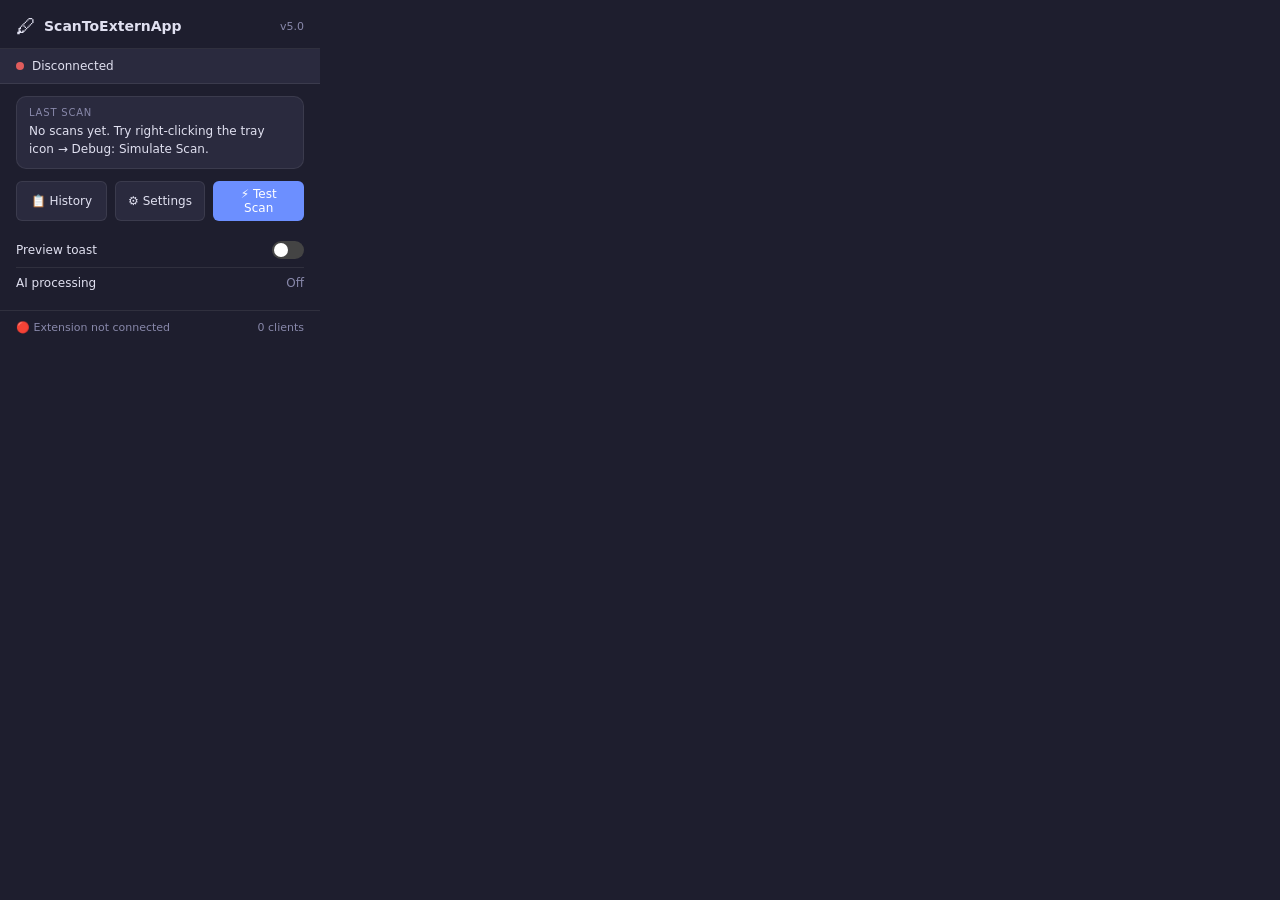
<file: windows/src/index.html>
<!DOCTYPE html>
<html lang="en">
<head>
  <meta charset="UTF-8">
  <meta name="viewport" content="width=device-width, initial-scale=1.0">
  <title>ScanToExternApp</title>
  <link rel="stylesheet" href="styles.css">
  <style>
    body { background: var(--bg); width: 320px; min-height: 480px; }

    .header {
      display: flex; align-items: center; gap: 8px;
      padding: 14px 16px 10px;
      border-bottom: 1px solid var(--border);
    }
    .header .logo { font-size: 20px; }
    .header h1   { font-size: 14px; font-weight: 600; }
    .header .version { font-size: 11px; color: var(--text-muted); margin-left: auto; }

    .status-row {
      display: flex; align-items: center; gap: 8px;
      padding: 10px 16px;
      background: var(--bg2);
      border-bottom: 1px solid var(--border);
    }
    .status-label { font-size: 12px; }
    .device-name  { font-size: 11px; color: var(--text-muted); margin-left: auto; }

    .last-scan {
      margin: 12px 16px 0;
      padding: 10px 12px;
      background: var(--bg2);
      border: 1px solid var(--border);
      border-radius: var(--radius);
    }
    .last-scan .label {
      font-size: 10px; text-transform: uppercase;
      letter-spacing: .08em; color: var(--text-muted);
      margin-bottom: 4px;
    }
    .last-scan .text {
      font-size: 12px; line-height: 1.5;
      max-height: 54px; overflow: hidden;
      color: var(--text);
    }

    .actions {
      display: flex; gap: 8px;
      padding: 12px 16px;
    }
    .actions .btn { flex: 1; justify-content: center; font-size: 12px; }

    .settings-row {
      padding: 0 16px 12px;
    }
    .settings-row label {
      display: flex; align-items: center; justify-content: space-between;
      padding: 8px 0;
      border-bottom: 1px solid var(--border);
      font-size: 12px;
    }
    .settings-row label:last-child { border-bottom: none; }

    /* Toggle switch */
    .toggle { position: relative; width: 32px; height: 18px; }
    .toggle input { opacity: 0; width: 0; height: 0; }
    .slider-pill {
      position: absolute; cursor: pointer; inset: 0;
      background: #444; border-radius: 18px; transition: .2s;
    }
    .slider-pill::before {
      content: ""; position: absolute;
      width: 14px; height: 14px; left: 2px; bottom: 2px;
      background: #fff; border-radius: 50%; transition: .2s;
    }
    input:checked + .slider-pill { background: var(--accent); }
    input:checked + .slider-pill::before { transform: translateX(14px); }

    .footer {
      padding: 10px 16px;
      border-top: 1px solid var(--border);
      display: flex; justify-content: space-between;
      align-items: center;
    }
    .footer .ext-status { font-size: 11px; color: var(--text-muted); }
  </style>
</head>
<body>
  <div class="header">
    <span class="logo">🖊</span>
    <h1>ScanToExternApp</h1>
    <span class="version">v5.0</span>
  </div>

  <div class="status-row">
    <span class="dot disconnected" id="statusDot"></span>
    <span class="status-label" id="statusLabel">Disconnected</span>
    <span class="device-name" id="deviceName"></span>
  </div>

  <div class="last-scan">
    <div class="label">Last Scan</div>
    <div class="text" id="lastScan">No scans yet. Try right-clicking the tray icon → Debug: Simulate Scan.</div>
  </div>

  <div class="actions">
    <button class="btn" onclick="openHistory()">📋 History</button>
    <button class="btn" onclick="openSettings()">⚙ Settings</button>
    <button class="btn primary" onclick="simulateScan()">⚡ Test Scan</button>
  </div>

  <div class="settings-row">
    <label>
      Preview toast
      <label class="toggle">
        <input type="checkbox" id="previewToggle" onchange="togglePreview(this.checked)">
        <span class="slider-pill"></span>
      </label>
    </label>
    <label>
      AI processing
      <span class="muted" id="aiLabel">Off</span>
    </label>
  </div>

  <div class="footer">
    <span class="ext-status" id="extStatus">🔴 Extension not connected</span>
    <span class="muted" style="font-size:11px" id="wsCount">0 clients</span>
  </div>

  <script>
    const { invoke, event } = window.__TAURI__;

    let settings = {};

    async function init() {
      const [status, s] = await Promise.all([
        invoke('get_status'),
        invoke('get_settings'),
      ]);
      settings = s;
      renderStatus(status);
      renderSettings(s);
    }

    function renderStatus(status) {
      const dot = document.getElementById('statusDot');
      const label = document.getElementById('statusLabel');
      const device = document.getElementById('deviceName');

      dot.className = 'dot ' + (status.connected ? 'connected' : 'disconnected');
      label.textContent = status.connected
        ? `Connected (${status.source})`
        : 'Disconnected';
      device.textContent = status.device_name;
    }

    function renderSettings(s) {
      document.getElementById('previewToggle').checked = s.preview_enabled;
      document.getElementById('aiLabel').textContent = {
        'off': 'Off', 'correct': 'Auto-correct', 'translate': 'Translate',
        'summarize': 'Summarize', 'custom': 'Custom',
      }[s.ai_mode] || s.ai_mode;
    }

    async function togglePreview(val) {
      settings.preview_enabled = val;
      await invoke('save_settings', { newSettings: settings });
    }

    async function simulateScan() {
      await invoke('simulate_scan');
    }

    function openHistory()  { invoke('open_window', { label: 'history'  }).catch(() => {}); }
    function openSettings() { invoke('open_window', { label: 'settings' }).catch(() => {}); }

    // Listen for incoming scans
    event.listen('last-scan', (e) => {
      const el = document.getElementById('lastScan');
      el.textContent = e.payload.length > 120
        ? e.payload.slice(0, 120) + '…'
        : e.payload;
    });

    // Listen for connection state changes
    event.listen('connection-changed', (e) => renderStatus(e.payload));

    init();
  </script>
</body>
</html>
</file>
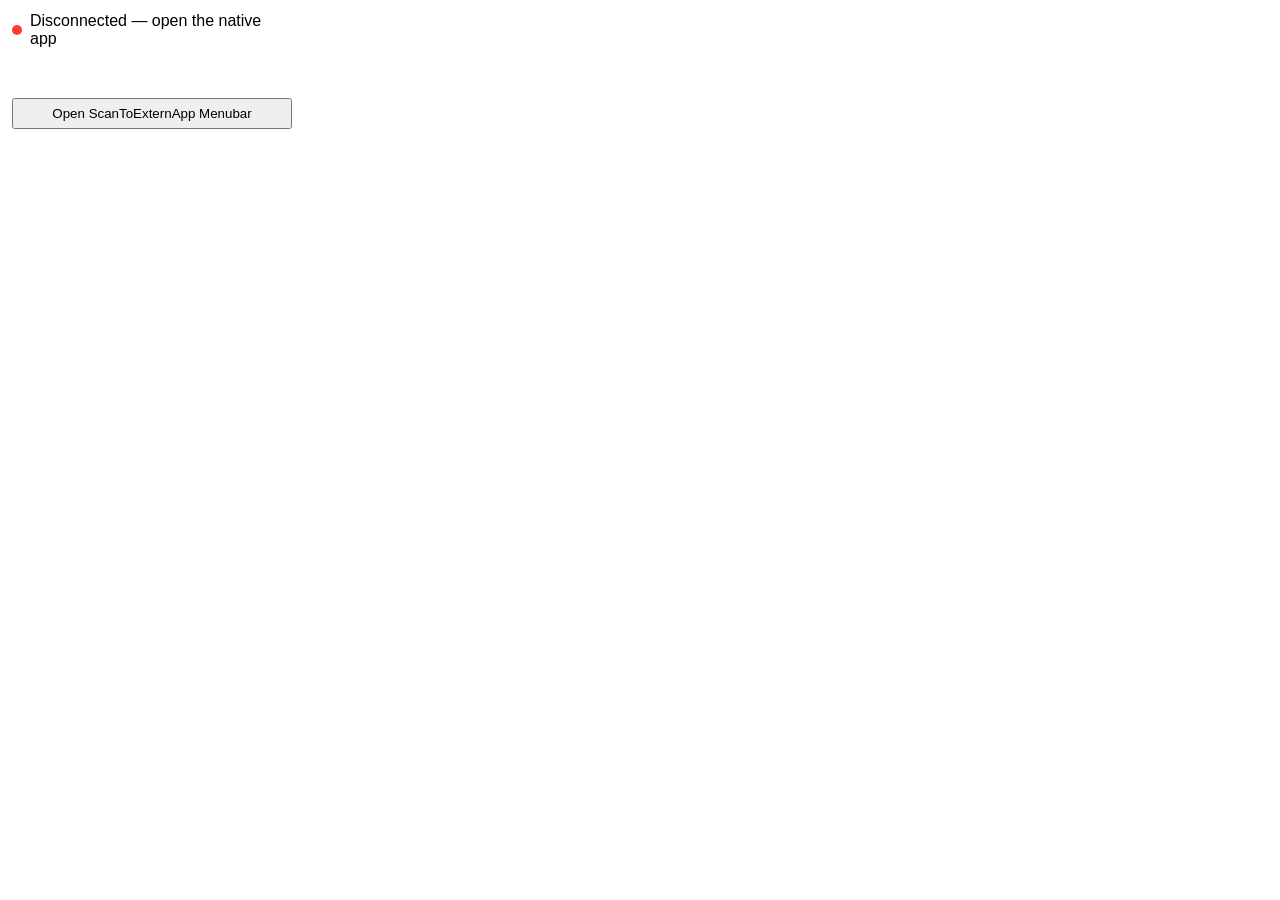
<file: BrowserExtension/popup.html>
<!doctype html>
<html>
<head>
  <meta charset="utf-8">
  <style>
    body { font-family: -apple-system, BlinkMacSystemFont, sans-serif; width: 280px; padding: 12px; margin: 0; }
    .status { display: flex; align-items: center; gap: 8px; margin-bottom: 8px; }
    .dot { width: 10px; height: 10px; border-radius: 50%; }
    .green { background: #34c759; }
    .red { background: #ff3b30; }
    button { width: 100%; padding: 6px; }
  </style>
</head>
<body>
  <div class="status">
    <div id="dot" class="dot red"></div>
    <span id="status">Connecting to ScanToExternApp...</span>
  </div>
  <div id="last" style="font-size: 12px; color: #666; min-height: 36px; margin: 6px 0;"></div>
  <button id="open-app">Open ScanToExternApp Menubar</button>
  <script src="popup.js"></script>
</body>
</html>
</file>
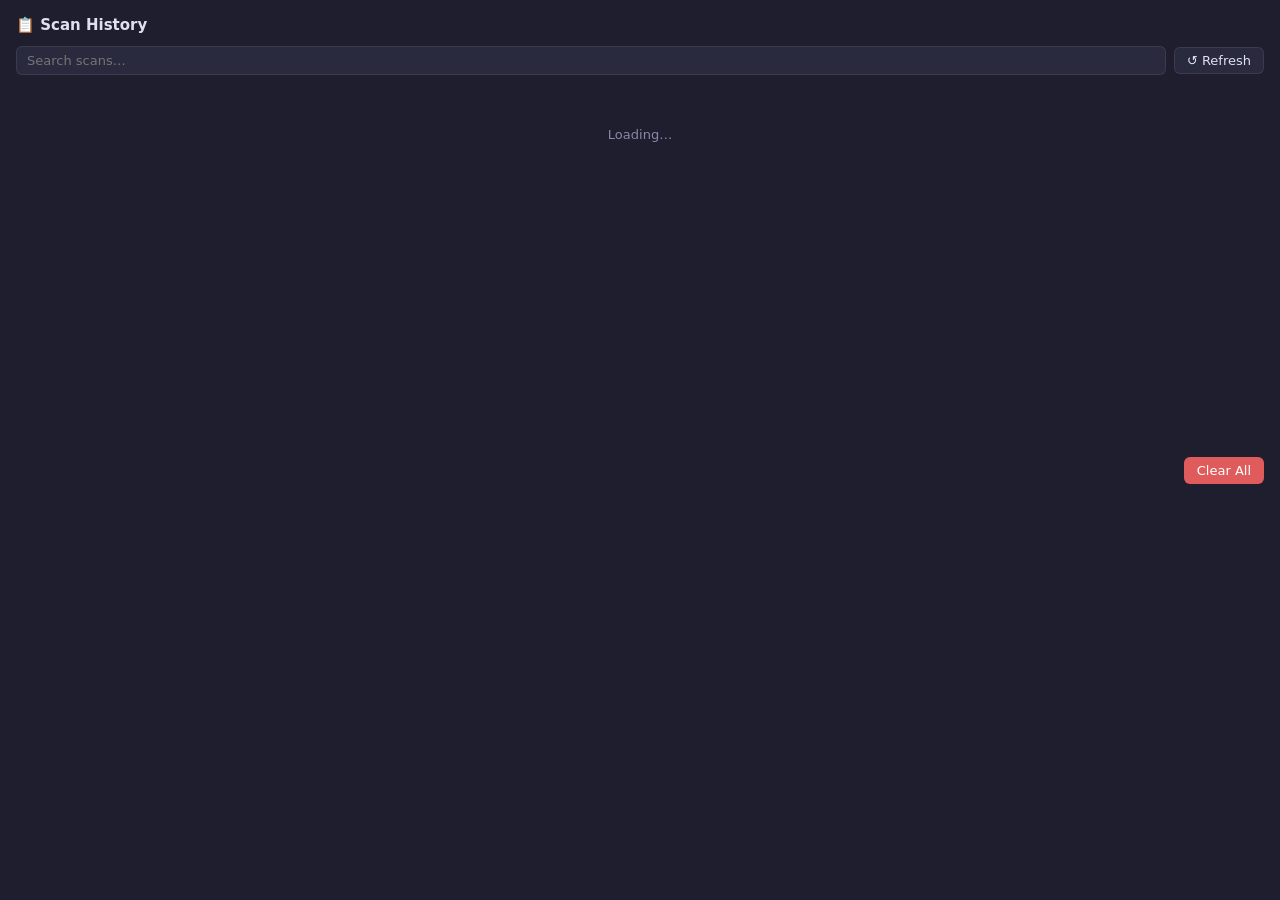
<file: windows/src/history.html>
<!DOCTYPE html>
<html lang="en">
<head>
  <meta charset="UTF-8">
  <title>History — ScanToExternApp</title>
  <link rel="stylesheet" href="styles.css">
  <style>
    body { padding: 16px; min-height: 500px; display: flex; flex-direction: column; gap: 12px; }
    h2 { font-size: 15px; }

    .toolbar {
      display: flex; gap: 8px; align-items: center;
    }
    .toolbar input { flex: 1; }

    .list {
      flex: 1; overflow-y: auto;
      display: flex; flex-direction: column; gap: 6px;
    }
    .record {
      background: var(--bg2);
      border: 1px solid var(--border);
      border-radius: 8px;
      padding: 10px 12px;
      cursor: pointer;
      transition: border-color .15s;
    }
    .record:hover { border-color: var(--accent); }

    .record .meta {
      display: flex; gap: 8px; align-items: center;
      font-size: 10px; color: var(--text-muted);
      margin-bottom: 4px;
    }
    .record .source-badge {
      background: var(--bg);
      border-radius: 4px; padding: 1px 5px;
      text-transform: uppercase; font-size: 9px; letter-spacing: .05em;
    }
    .record .preview-text {
      font-size: 12px; line-height: 1.4;
      overflow: hidden; max-height: 36px;
      display: -webkit-box; -webkit-line-clamp: 2; -webkit-box-orient: vertical;
    }
    .record .actions {
      display: flex; gap: 6px; margin-top: 8px;
    }
    .record .actions .btn { font-size: 11px; padding: 3px 8px; }

    .empty { color: var(--text-muted); font-size: 13px; text-align: center; margin-top: 40px; }
    .footer { display: flex; justify-content: space-between; align-items: center; }
    .count { font-size: 11px; color: var(--text-muted); }
  </style>
</head>
<body>
  <h2>📋 Scan History</h2>

  <div class="toolbar">
    <input type="text" id="search" placeholder="Search scans…" oninput="onSearch(this.value)">
    <button class="btn" onclick="loadHistory()">↺ Refresh</button>
  </div>

  <div class="list" id="list">
    <div class="empty">Loading…</div>
  </div>

  <div class="footer">
    <span class="count" id="count"></span>
    <button class="btn danger" onclick="clearAll()">Clear All</button>
  </div>

  <script>
    const { invoke } = window.__TAURI__;
    let records = [];

    function formatDate(ts) {
      const d = new Date(ts);
      return d.toLocaleDateString() + ' ' + d.toLocaleTimeString([], { hour: '2-digit', minute: '2-digit' });
    }

    function renderRecords(list) {
      const container = document.getElementById('list');
      if (!list.length) {
        container.innerHTML = '<div class="empty">No scans yet.</div>';
        document.getElementById('count').textContent = '';
        return;
      }
      document.getElementById('count').textContent = `${list.length} record${list.length !== 1 ? 's' : ''}`;
      container.innerHTML = list.map(r => `
        <div class="record">
          <div class="meta">
            <span>${formatDate(r.timestamp)}</span>
            <span class="source-badge">${r.source}</span>
            ${r.ai_mode && r.ai_mode !== 'off' ? `<span class="accent">AI: ${r.ai_mode}</span>` : ''}
          </div>
          <div class="preview-text">${escapeHtml(r.processed_text || r.text)}</div>
          <div class="actions">
            <button class="btn primary" onclick="reInject('${r.id}')">↑ Re-inject</button>
            <button class="btn" onclick="copyText('${r.id}')">Copy</button>
          </div>
        </div>
      `).join('');
    }

    function escapeHtml(s) {
      return s.replace(/&/g,'&amp;').replace(/</g,'&lt;').replace(/>/g,'&gt;');
    }

    async function loadHistory() {
      records = await invoke('get_history', { limit: 200 });
      renderRecords(records);
    }

    async function onSearch(q) {
      if (!q.trim()) { renderRecords(records); return; }
      const results = await invoke('search_history', { query: q });
      renderRecords(results);
    }

    async function reInject(id) {
      await invoke('re_inject_record', { id });
    }

    function copyText(id) {
      const r = records.find(x => x.id === id);
      if (r) navigator.clipboard.writeText(r.processed_text || r.text);
    }

    async function clearAll() {
      if (confirm('Clear all scan history? This cannot be undone.')) {
        await invoke('clear_history');
        records = [];
        renderRecords([]);
      }
    }

    loadHistory();
  </script>
</body>
</html>
</file>
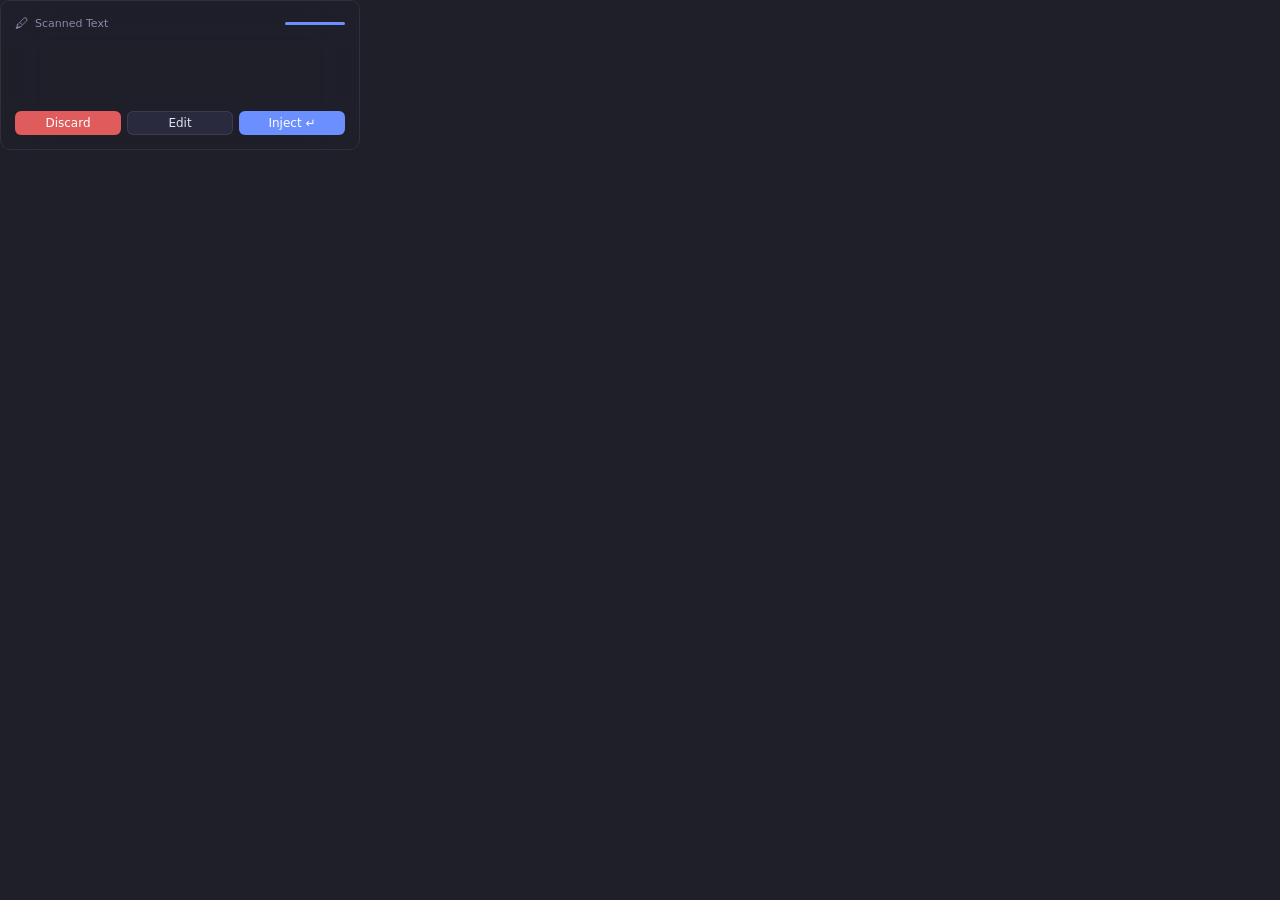
<file: windows/src/preview.html>
<!DOCTYPE html>
<html lang="en">
<head>
  <meta charset="UTF-8">
  <title>Preview</title>
  <link rel="stylesheet" href="styles.css">
  <style>
    body {
      background: rgba(22, 22, 34, 0.96);
      backdrop-filter: blur(20px);
      width: 360px; height: 150px;
      padding: 14px;
      border: 1px solid var(--border);
      border-radius: var(--radius);
      display: flex; flex-direction: column; gap: 10px;
      overflow: hidden;
    }

    .top-row {
      display: flex; align-items: center; gap: 6px;
      font-size: 11px; color: var(--text-muted);
    }
    .top-row .icon { font-size: 14px; }
    .timer-bar {
      margin-left: auto;
      height: 3px; width: 60px;
      background: var(--border);
      border-radius: 2px;
      overflow: hidden;
    }
    .timer-bar-fill {
      height: 100%; background: var(--accent);
      width: 100%;
      transition: width linear;
    }

    .scan-text {
      font-size: 13px; line-height: 1.5;
      flex: 1; overflow: hidden;
      display: -webkit-box;
      -webkit-line-clamp: 2;
      -webkit-box-orient: vertical;
      color: var(--text);
    }
    .scan-text.editing {
      display: block;
      -webkit-line-clamp: unset;
    }

    textarea.edit-field {
      resize: none; height: 46px; font-size: 13px;
    }

    .buttons {
      display: flex; gap: 6px;
    }
    .buttons .btn { flex: 1; justify-content: center; font-size: 12px; padding: 4px 8px; }
  </style>
</head>
<body>
  <div class="top-row">
    <span class="icon">🖊</span>
    <span>Scanned Text</span>
    <div class="timer-bar"><div class="timer-bar-fill" id="timerFill"></div></div>
  </div>

  <div id="displayText" class="scan-text"></div>
  <textarea id="editField" class="edit-field" style="display:none"></textarea>

  <div class="buttons">
    <button class="btn danger"  onclick="discard()">Discard</button>
    <button class="btn"         onclick="toggleEdit()" id="editBtn">Edit</button>
    <button class="btn primary" onclick="inject()">Inject ↵</button>
  </div>

  <script>
    const { invoke, event } = window.__TAURI__;
    let currentText = '';
    let editing = false;
    let autoTimer = null;
    let timeoutMs = 2000;

    function setText(text) {
      currentText = text;
      document.getElementById('displayText').textContent = text;
      document.getElementById('editField').value = text;
    }

    function startTimer(ms) {
      clearTimeout(autoTimer);
      const fill = document.getElementById('timerFill');
      fill.style.transition = 'none';
      fill.style.width = '100%';
      // Force reflow
      fill.getBoundingClientRect();
      fill.style.transition = `width ${ms}ms linear`;
      fill.style.width = '0%';

      autoTimer = setTimeout(() => {
        if (!editing) inject();
      }, ms);
    }

    function inject() {
      clearTimeout(autoTimer);
      const text = editing
        ? document.getElementById('editField').value
        : currentText;
      invoke('confirm_inject', { text });
    }

    function discard() {
      clearTimeout(autoTimer);
      invoke('discard_preview');
    }

    function toggleEdit() {
      editing = !editing;
      document.getElementById('displayText').style.display = editing ? 'none' : '-webkit-box';
      document.getElementById('editField').style.display = editing ? 'block' : 'none';
      document.getElementById('editBtn').textContent = editing ? 'Done' : 'Edit';
      if (editing) {
        clearTimeout(autoTimer); // pause timer while editing
        document.getElementById('editField').focus();
      } else {
        currentText = document.getElementById('editField').value;
        document.getElementById('displayText').textContent = currentText;
        startTimer(timeoutMs);
      }
    }

    // Keyboard shortcuts
    document.addEventListener('keydown', (e) => {
      if (e.key === 'Enter' && !e.shiftKey && !editing) inject();
      if (e.key === 'Escape') discard();
    });

    // Receive preview text from Rust
    event.listen('preview-text', (e) => {
      setText(e.payload);
      startTimer(timeoutMs);
    });

    // Receive timeout setting
    event.listen('preview-timeout', (e) => {
      timeoutMs = e.payload;
    });
  </script>
</body>
</html>
</file>
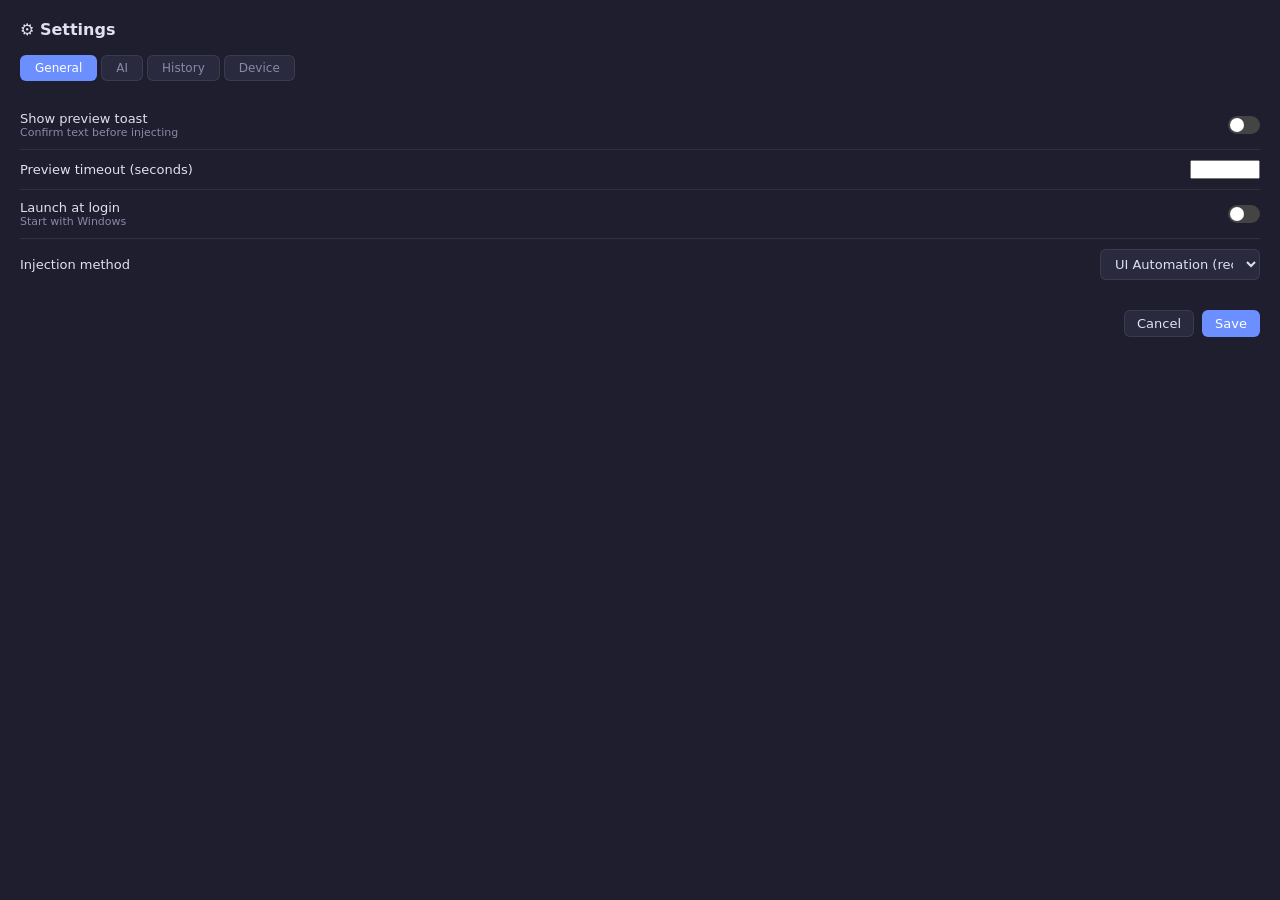
<file: windows/src/settings.html>
<!DOCTYPE html>
<html lang="en">
<head>
  <meta charset="UTF-8">
  <title>Settings — ScanToExternApp</title>
  <link rel="stylesheet" href="styles.css">
  <style>
    body { padding: 20px; min-height: 440px; }
    h2 { font-size: 16px; margin-bottom: 16px; }

    .tabs { display: flex; gap: 4px; margin-bottom: 20px; }
    .tab {
      padding: 5px 14px; border-radius: 6px; cursor: pointer;
      font-size: 12px; border: 1px solid var(--border);
      background: var(--bg2); color: var(--text-muted);
    }
    .tab.active { background: var(--accent); border-color: transparent; color: #fff; }

    .tab-content { display: none; }
    .tab-content.active { display: block; }

    .field { margin-bottom: 14px; }
    .field label { display: block; font-size: 11px; color: var(--text-muted); margin-bottom: 4px; }

    .row {
      display: flex; align-items: center; justify-content: space-between;
      padding: 10px 0; border-bottom: 1px solid var(--border);
    }
    .row:last-child { border-bottom: none; }
    .row-label { font-size: 13px; }
    .row-desc { font-size: 11px; color: var(--text-muted); }

    /* Toggle switch */
    .toggle { position: relative; width: 32px; height: 18px; flex-shrink: 0; }
    .toggle input { opacity: 0; width: 0; height: 0; }
    .slider-pill {
      position: absolute; cursor: pointer; inset: 0;
      background: #444; border-radius: 18px; transition: .2s;
    }
    .slider-pill::before {
      content: ""; position: absolute;
      width: 14px; height: 14px; left: 2px; bottom: 2px;
      background: #fff; border-radius: 50%; transition: .2s;
    }
    input:checked + .slider-pill { background: var(--accent); }
    input:checked + .slider-pill::before { transform: translateX(14px); }

    .save-row { margin-top: 20px; display: flex; justify-content: flex-end; gap: 8px; }
    .note { font-size: 11px; color: var(--text-muted); margin-top: 6px; }
  </style>
</head>
<body>
  <h2>⚙ Settings</h2>

  <div class="tabs">
    <div class="tab active" onclick="showTab('general')">General</div>
    <div class="tab"        onclick="showTab('ai')">AI</div>
    <div class="tab"        onclick="showTab('history')">History</div>
    <div class="tab"        onclick="showTab('device')">Device</div>
  </div>

  <!-- General -->
  <div class="tab-content active" id="tab-general">
    <div class="row">
      <div><div class="row-label">Show preview toast</div>
           <div class="row-desc">Confirm text before injecting</div></div>
      <label class="toggle">
        <input type="checkbox" id="previewEnabled">
        <span class="slider-pill"></span>
      </label>
    </div>
    <div class="row">
      <div class="row-label">Preview timeout (seconds)</div>
      <input type="number" id="previewTimeout" min="1" max="10" step="0.5"
             style="width:70px;text-align:center">
    </div>
    <div class="row">
      <div><div class="row-label">Launch at login</div>
           <div class="row-desc">Start with Windows</div></div>
      <label class="toggle">
        <input type="checkbox" id="launchAtLogin" disabled>
        <span class="slider-pill"></span>
      </label>
    </div>
    <div class="row">
      <div class="row-label">Injection method</div>
      <select id="injectionMethod" style="width:160px">
        <option value="uia">UI Automation (recommended)</option>
        <option value="clipboard">Clipboard only (Ctrl+V)</option>
      </select>
    </div>
  </div>

  <!-- AI -->
  <div class="tab-content" id="tab-ai">
    <div class="field">
      <label>Scanmarker account email</label>
      <div style="display:flex; gap:6px">
        <input type="text" id="scanmarkerEmail" placeholder="you@example.com" style="flex:1" disabled>
        <button class="btn" id="unlockEmailBtn" style="display:none" onclick="showUnlockPrompt()">Unlock</button>
      </div>
      <p class="note">Required for real OCR — the ScanMarker cloud service returns empty text for anonymous callers. Pen serial is read automatically over BLE.</p>
    </div>
    <div class="field" id="setPasswordField">
      <label>Local password (optional)</label>
      <input type="password" id="scanmarkerPassword" placeholder="Set a password to lock this email">
      <p class="note">Not a real account — Scanmarker's service only checks the email above. This just confirms it's you before the email can be changed again on this PC.</p>
    </div>
    <div class="field">
      <label>AI Mode</label>
      <select id="aiMode" onchange="onAiModeChange()">
        <option value="off">Off</option>
        <option value="correct">Auto-correct OCR</option>
        <option value="translate">Translate</option>
        <option value="summarize">Summarize</option>
        <option value="custom">Custom instruction</option>
      </select>
    </div>
    <div class="field" id="langField" style="display:none">
      <label>Target language</label>
      <input type="text" id="targetLanguage" placeholder="e.g. Spanish">
    </div>
    <div class="field">
      <label>Anthropic Claude API Key (opt-in)</label>
      <input type="password" id="claudeApiKey" placeholder="sk-ant-…">
      <p class="note">Stored securely in Windows Credential Manager. Required for AI modes.</p>
    </div>
  </div>

  <!-- History -->
  <div class="tab-content" id="tab-history">
    <div class="row">
      <div><div class="row-label">Enable scan history</div></div>
      <label class="toggle">
        <input type="checkbox" id="historyEnabled">
        <span class="slider-pill"></span>
      </label>
    </div>
    <div class="row">
      <div class="row-label">Max records</div>
      <input type="number" id="historyLimit" min="10" max="5000" step="50"
             style="width:80px;text-align:center">
    </div>
    <div class="row">
      <div class="row-label">Clear all history</div>
      <button class="btn danger" onclick="clearHistory()">Clear Now</button>
    </div>
  </div>

  <!-- Device -->
  <div class="tab-content" id="tab-device">
    <div class="row">
      <div class="row-label">Connection</div>
      <span id="connLabel" class="muted">Checking…</span>
    </div>
    <div class="row">
      <div class="row-label">Device</div>
      <span id="deviceLabel" class="muted">—</span>
    </div>
    <div class="row">
      <div><div class="row-label">Prefer Bluetooth over USB</div></div>
      <label class="toggle">
        <input type="checkbox" id="preferBluetooth">
        <span class="slider-pill"></span>
      </label>
    </div>
  </div>

  <div class="save-row">
    <button class="btn" onclick="window.close ? window.close() : {}">Cancel</button>
    <button class="btn primary" onclick="save()">Save</button>
  </div>

  <!-- Unlock modal for changing a password-locked Scanmarker email -->
  <div id="unlockModal" style="display:none; position:fixed; inset:0; background:rgba(0,0,0,.5); align-items:center; justify-content:center;">
    <div style="background:var(--bg); border:1px solid var(--border); border-radius:var(--radius); padding:20px; width:280px;">
      <p style="font-size:13px; margin-bottom:10px">Enter your local password to change the Scanmarker account email.</p>
      <input type="password" id="unlockPasswordInput" placeholder="Password" style="width:100%; margin-bottom:6px">
      <p id="unlockError" class="note" style="display:none; color:#e55;">Incorrect password.</p>
      <div style="display:flex; justify-content:flex-end; gap:8px; margin-top:10px">
        <button class="btn" onclick="hideUnlockPrompt()">Cancel</button>
        <button class="btn primary" onclick="attemptUnlock()">Unlock</button>
      </div>
    </div>
  </div>

  <script>
    const { invoke } = window.__TAURI__;
    let settings = {};
    let emailUnlocked = false;

    function showTab(name) {
      document.querySelectorAll('.tab').forEach((t, i) => {
        const ids = ['general','ai','history','device'];
        t.classList.toggle('active', ids[i] === name);
      });
      document.querySelectorAll('.tab-content').forEach(c => {
        c.classList.toggle('active', c.id === 'tab-' + name);
      });
    }

    function onAiModeChange() {
      const mode = document.getElementById('aiMode').value;
      document.getElementById('langField').style.display =
        mode === 'translate' ? 'block' : 'none';
    }

    async function clearHistory() {
      if (confirm('Clear all scan history?')) {
        await invoke('clear_history');
        alert('History cleared.');
      }
    }

    function showUnlockPrompt() {
      document.getElementById('unlockError').style.display = 'none';
      document.getElementById('unlockPasswordInput').value = '';
      document.getElementById('unlockModal').style.display = 'flex';
    }

    function hideUnlockPrompt() {
      document.getElementById('unlockModal').style.display = 'none';
    }

    async function attemptUnlock() {
      const pw = document.getElementById('unlockPasswordInput').value;
      const ok = await invoke('verify_scanmarker_password', { password: pw });
      if (ok) {
        emailUnlocked = true;
        document.getElementById('scanmarkerEmail').disabled = false;
        document.getElementById('unlockEmailBtn').style.display = 'none';
        hideUnlockPrompt();
      } else {
        document.getElementById('unlockError').style.display = 'block';
      }
    }

    async function save() {
      settings.preview_enabled = document.getElementById('previewEnabled').checked;
      settings.preview_timeout_ms = Math.round(parseFloat(document.getElementById('previewTimeout').value) * 1000);
      settings.ai_mode = document.getElementById('aiMode').value;
      settings.target_language = document.getElementById('targetLanguage').value || 'English';
      settings.claude_api_key = document.getElementById('claudeApiKey').value;
      settings.history_enabled = document.getElementById('historyEnabled').checked;
      settings.history_limit = parseInt(document.getElementById('historyLimit').value, 10);
      settings.prefer_bluetooth = document.getElementById('preferBluetooth').checked;
      settings.injection_method = document.getElementById('injectionMethod').value;

      await invoke('save_settings', { newSettings: settings });

      // Scanmarker account (email + optional local password) saved separately — the
      // email field is only editable when unlocked (or no password set yet).
      const emailField = document.getElementById('scanmarkerEmail');
      const newPassword = document.getElementById('scanmarkerPassword').value;
      if (!emailField.disabled || newPassword) {
        await invoke('save_scanmarker_account', {
          email: emailField.value,
          password: newPassword,
        });
      }

      // Close window
      const { getCurrent } = window.__TAURI__.window;
      getCurrent().hide();
    }

    async function init() {
      const [s, status, hasPassword] = await Promise.all([
        invoke('get_settings'),
        invoke('get_status'),
        invoke('has_scanmarker_password'),
      ]);
      settings = s;

      document.getElementById('previewEnabled').checked = s.preview_enabled;
      document.getElementById('previewTimeout').value = s.preview_timeout_ms / 1000;
      document.getElementById('aiMode').value = s.ai_mode;
      document.getElementById('targetLanguage').value = s.target_language;
      document.getElementById('historyEnabled').checked = s.history_enabled;
      document.getElementById('historyLimit').value = s.history_limit;
      document.getElementById('preferBluetooth').checked = s.prefer_bluetooth;
      document.getElementById('injectionMethod').value = s.injection_method;
      // Don't pre-fill API key for security

      document.getElementById('scanmarkerEmail').value = s.scanmarker_email || '';
      if (hasPassword) {
        document.getElementById('unlockEmailBtn').style.display = 'inline-block';
        // stays disabled until unlocked
      } else {
        document.getElementById('scanmarkerEmail').disabled = false;
      }

      document.getElementById('connLabel').textContent =
        status.connected ? `Connected (${status.source})` : 'Disconnected';
      document.getElementById('deviceLabel').textContent = status.device_name || '—';

      onAiModeChange();
    }

    init();
  </script>
</body>
</html>
</file>
<file: windows/src/styles.css>
/* ScanToExternApp v5.0 — Windows shared stylesheet */

:root {
  --bg:        #1e1e2e;
  --bg2:       #2a2a3e;
  --border:    rgba(255,255,255,0.08);
  --text:      #e0e0f0;
  --text-muted:#8888aa;
  --accent:    #6c8fff;
  --green:     #4caf7d;
  --red:       #e05c5c;
  --radius:    10px;
  --font:      -apple-system, "Segoe UI", system-ui, sans-serif;
}

* { box-sizing: border-box; margin: 0; padding: 0; }

body {
  font-family: var(--font);
  font-size: 13px;
  color: var(--text);
  background: var(--bg);
  -webkit-font-smoothing: antialiased;
  user-select: none;
}

/* ── Utility ── */
.muted  { color: var(--text-muted); }
.green  { color: var(--green); }
.red    { color: var(--red); }
.accent { color: var(--accent); }

.btn {
  display: inline-flex;
  align-items: center;
  gap: 5px;
  padding: 5px 12px;
  border: 1px solid var(--border);
  border-radius: 6px;
  background: var(--bg2);
  color: var(--text);
  font: inherit;
  cursor: pointer;
  transition: background .15s;
}
.btn:hover   { background: #333350; }
.btn.primary { background: var(--accent); border-color: transparent; color: #fff; }
.btn.primary:hover { background: #5577ee; }
.btn.danger  { background: var(--red);    border-color: transparent; color: #fff; }
.btn.danger:hover  { background: #c04444; }

input[type="text"],
input[type="password"],
textarea,
select {
  background: var(--bg2);
  border: 1px solid var(--border);
  border-radius: 6px;
  color: var(--text);
  font: inherit;
  padding: 6px 10px;
  outline: none;
  width: 100%;
}
input:focus, textarea:focus, select:focus {
  border-color: var(--accent);
}

/* Status dot */
.dot {
  width: 8px; height: 8px;
  border-radius: 50%;
  display: inline-block;
}
.dot.connected    { background: var(--green); }
.dot.disconnected { background: var(--red); }

/* Scrollbar */
::-webkit-scrollbar { width: 4px; }
::-webkit-scrollbar-track { background: transparent; }
::-webkit-scrollbar-thumb { background: rgba(255,255,255,.15); border-radius: 2px; }
</file>
